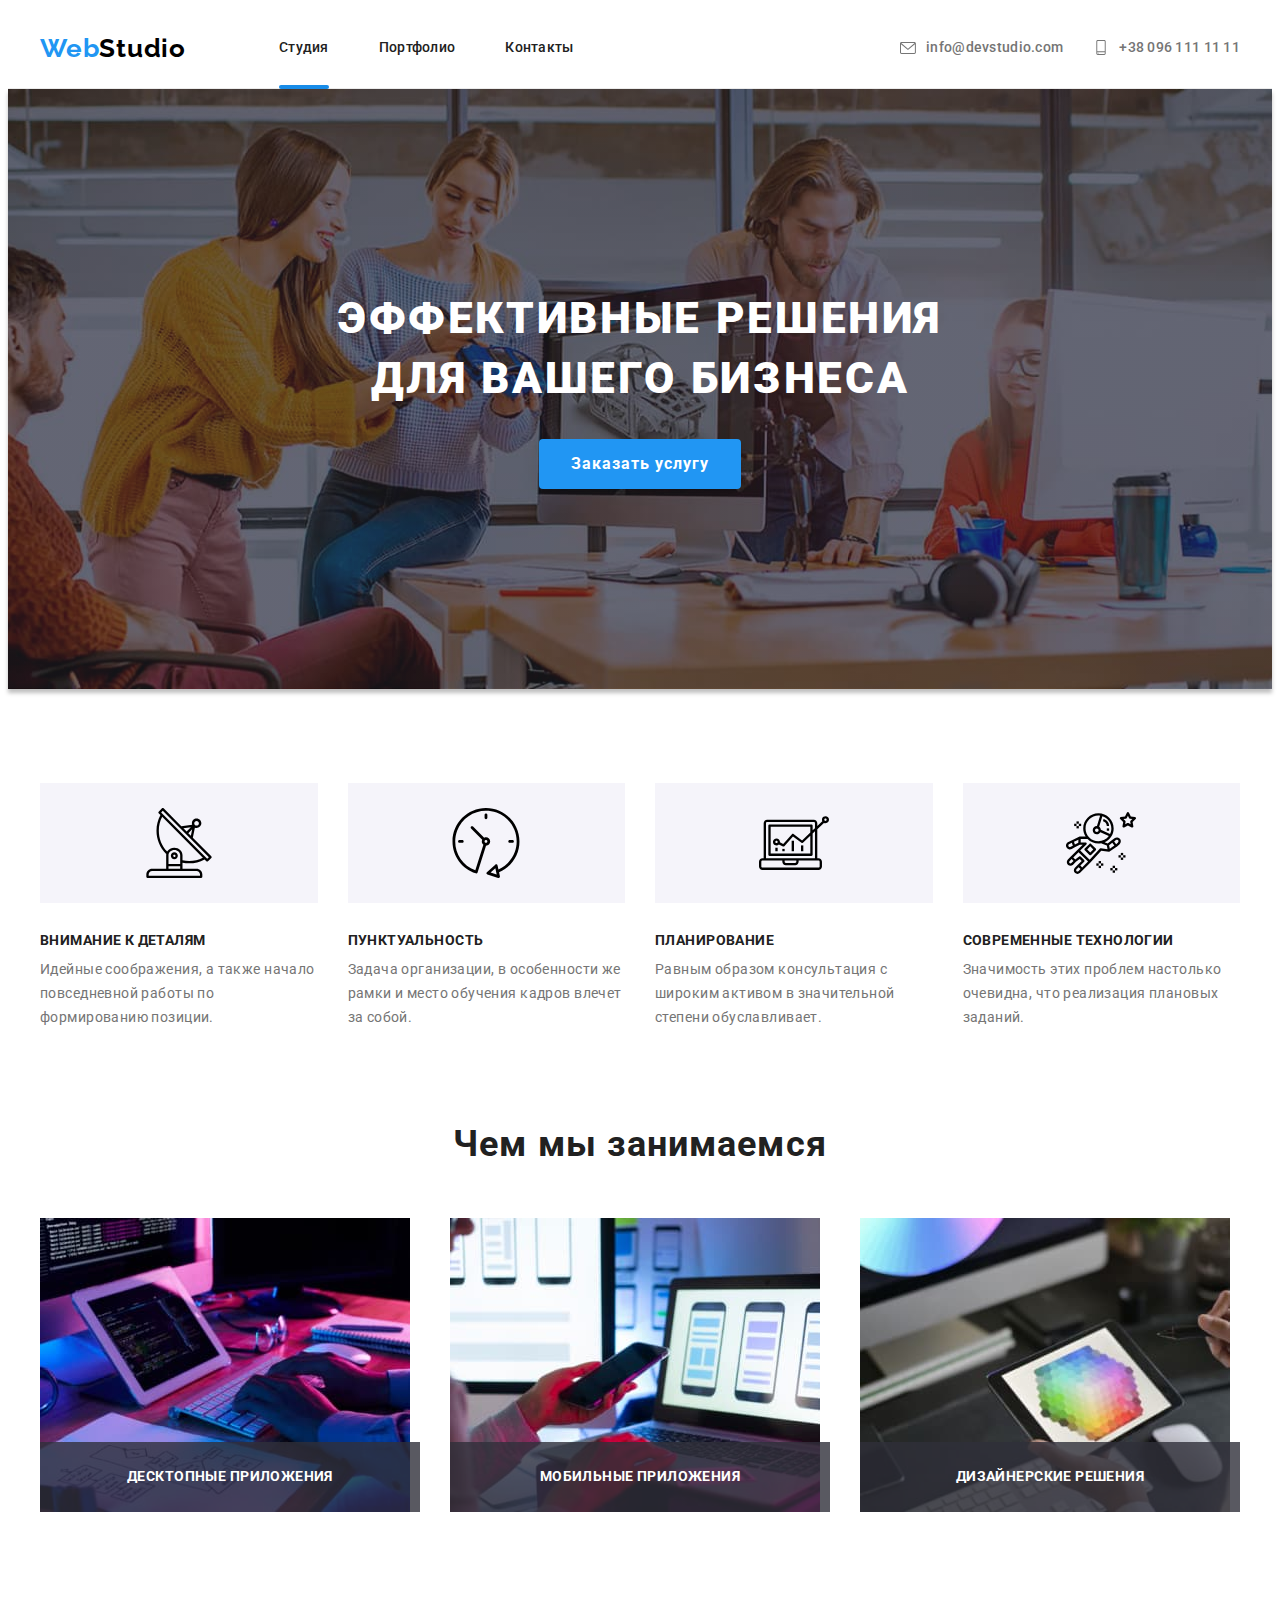
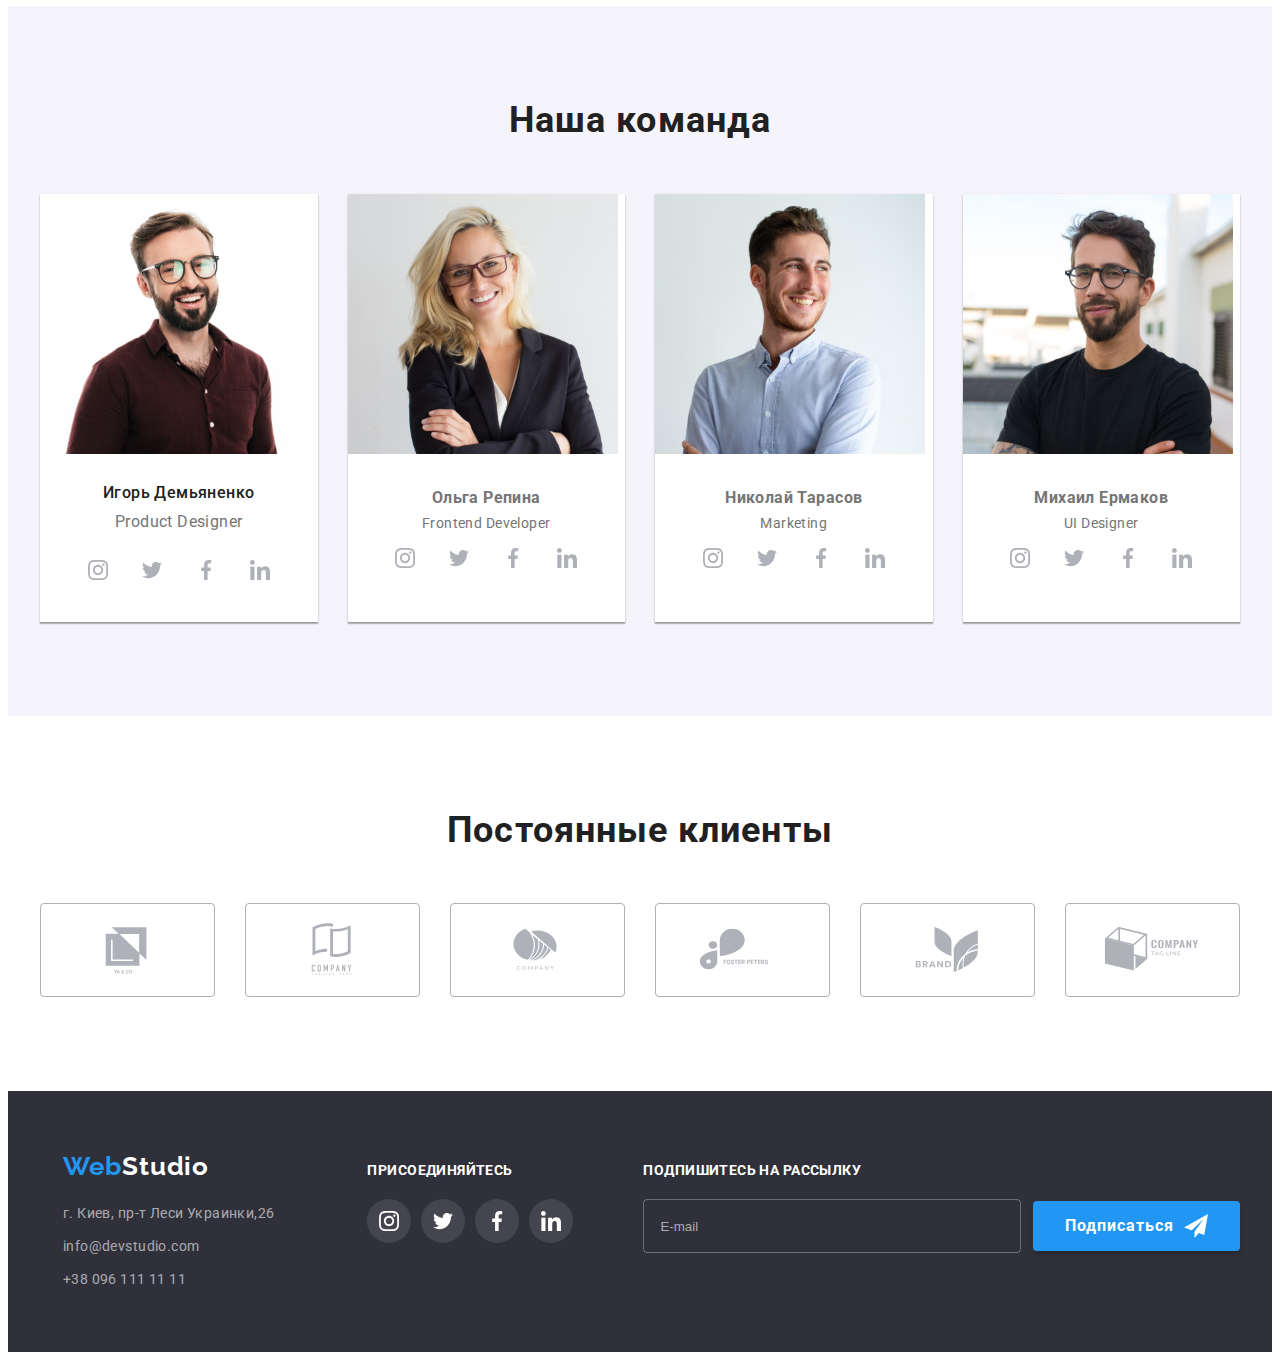
<file: index.html>
<!DOCTYPE html>
<html lang="ru">
<head>
    <meta charset="UTF-8">
    <meta http-equiv="X-UA-Compatible" content="IE=edge">
    <meta name="viewport" content="width=device-width, initial-scale=1.0">
    <link rel="stylesheet" href="https://cdnjs.cloudflare.com/ajax/libs/modern-normalize/1.1.0/modern-normalize.min.css"
        integrity="sha512-wpPYUAdjBVSE4KJnH1VR1HeZfpl1ub8YT/NKx4PuQ5NmX2tKuGu6U/JRp5y+Y8XG2tV+wKQpNHVUX03MfMFn9Q=="
        crossorigin="anonymous" referrerpolicy="no-referrer" />
    <link rel="stylesheet" href="./css/main.min.css">
    <link rel="preconnect" href="https://fonts.googleapis.com">
    <link rel="preconnect" href="https://fonts.gstatic.com" crossorigin>
    <link href="https://fonts.googleapis.com/css2?family=Raleway:wght@700&family=Roboto:wght@400;500;700;900&display=swap"
        rel="stylesheet">
    <title>Web Studio</title>
</head>
    <body>
        <!--header-->
        <header class="header">
            <div class="conteiner header__container">
                <nav class="site-nav">
                    <a class="logo link " href="./index.html" lang="en">
                        Web<span class="header__logo">Studio</span>
                    </a>
                    <ul class="list site-nav__list">
                        <li class="site-nav__item">
                            <a class="link site-nav__link current-link" href="./index.html">Студия</a>
                        </li>
                        <li class="site-nav__item"><a class="link site-nav__link" href="./portfolio.html">Портфолио</a></li>
                        <li class="site-nav__item"><a class="link site-nav__link" href="./contacts">Контакты</a></li>
                    </ul>   
                </nav>
                <!--contacts-->
                <ul class="list contacts__list">
                    <li class="contakt__item">
                        <a class="link site-nav__link" href="mailto:info@devstudio.com">
                            <svg class="contact__icon" width="16" height="12"><use href="images/icons.svg#icon-envelope"></use></svg>
                        info@devstudio.com</a>
                    </li>
                    <li class="contakt__item">
                        <a class="link site-nav__link" href="tel:+380961111111">
                            <svg class="contact__icon" width="16" height="15">
                                <use href="images/icons.svg#icon-smartphone"></use>
                            </svg>
                            +38 096 111 11 11</a>
                    </li>
                </ul>
            </div>
        </header>
        <!--main-->
        <main class="main">
            <!--overlay-->
                <section class="hero__section overlay">
                    <div class="conteiner">
                        <h1 class="hero__title">Эффективные решения для вашего бизнеса</h1>
                        <button class="hero__btn" data-modal-open type="button">Заказать услугу</button>
                    </div>
                </section>
            <!--features-->
            <section class="features section">
                <div class="conteiner">
                    <ul class="list features-list card-set">
                        <li class="features-list__item item">
                            <div class="features-group__item">
                                <svg class="features-group__icon" width="70" height="70">
                                    <use href="images/icons.svg#icon-antenna-1"></use>
                                </svg>
                            </div>
                            <h3 class="features-group__title">Внимание к деталям</h3>
                            <p class="features-after-title">Идейные соображения, а также начало повседневной работы по формированию позиции.</p>
                        </li>
                        <li class="features-list__item item">
                            <div class="features-group__item">
                                <svg class="features-group__icon" width="70" height="70">
                                    <use href="images/icons.svg#icon-clock-1"></use>
                                </svg>
                            </div>
                            <h3 class="features-group__title">Пунктуальность</h3>
                            <p class="features-after-title">Задача организации, в особенности же рамки и место обучения кадров влечет за собой.</p>
                        </li>
                        <li class="features-list__item item">
                            <div class="features-group__item">
                                <svg class="features-group__icon" width="70" height="70">
                                    <use href="images/icons.svg#icon-diagram-1"></use>
                                </svg>
                            </div>
                            <h3 class="features-group__title">Планирование</h3>
                            <p class="features-after-title">Равным образом консультация с широким активом в значительной степени обуславливает.</p>
                        </li>
                        <li class="features-list__item item">
                            <div class="features-group__item">
                                <svg class="features-group__icon" width="70" height="70">
                                    <use href="images/icons.svg#icon-astronaut-1"></use>
                                </svg>
                            </div>
                            <h3 class="features-group__title">Современные технологии</h3>
                            <p class="features-after-title">Значимость этих проблем настолько очевидна, что реализация плановых заданий.</p>
                        </li>
                    </ul>
                </div>
            </section>
            <!--work-->
            <section class="section work">
                <div class="conteiner">
                    <h2 class="section-title">Чем мы занимаемся</h2>
                    <ul class="list work-list card-set">
                            <li class="work-list__item item">
                                <div class="work-cont__img">
                                    <img width="370" height="294" src="./images/about_1.jpg" alt="написание кода для веб-сайта">
                                    <p class="work-cont__img-text">Десктопные приложения</p>
                                </div> 
                            </li>
                        <li class="work-list__item item">
                            <div class="work-cont__img">
                                <img width="370" height="294" src="./images/about_2.jpg" alt="разработка мобильного дизайна">
                                <p class="work-cont__img-text">Мобильные приложения</p>
                            </div>
                        </li>
                        <li class="work-list__item item">
                            <div class="work-cont__img">
                                <img width="370" height="294" src="./images/about_3.jpg" alt="подбор цветового решения дизайнером">
                                <p class="work-cont__img-text">Дизайнерские решения</p>
                            </div>
                        </li>
                    </ul>
                </div>
            </section>
            <!--about-->
            <section class="section about">
                <div class="conteiner">
                    <h2 class="section-title">Наша команда</h2>
                    <ul class="card-set list">
                        <li class="about-item item">
                            <img width="270" height="260" src="./images/teem_1.jpg" alt="Игорь Демьяненко">
                            <div class=" about-wrapper">
                                <h3 class="about-item__title">Игорь Демьяненко</h3>
                                <p class="about-item__after-title" lang="en">Product Designer</p>
                                <ul class="social__list social list">
                                    <li class="social__item">
                                        <a href="" class="social__link" target="_blank" rel="noopener norefererr">
                                            <svg class="social__icon" width="20" height="20">
                                                <use href="images/icons.svg#icon-instagram-2"></use>
                                            </svg>
                                        </a>
                                    </li>
                                    <li class="social__item">
                                        <a href="" class="social__link" target="_blank" rel="noopener norefererr">
                                            <svg class="social__icon" width="20" height="20">
                                                <use href="images/icons.svg#icon-twitter-1"></use>
                                            </svg>
                                        </a>
                                    </li>
                                    <li class="social__item">
                                        <a href="" class="social__link" target="_blank" rel="noopener norefererr">
                                            <svg class="social__icon" width="20" height="20">
                                                <use href="images/icons.svg#icon-facebook-1"></use>
                                            </svg>
                                        </a>
                                    </li>
                                    <li class="social__item">
                                        <a href="" class="social__link" target="_blank" rel="noopener norefererr">
                                            <svg class="social__icon" width="20" height="20">
                                                <use href="images/icons.svg#icon-linkedin-1"></use>
                                            </svg>
                                        </a>
                                    </li>
                                </ul>
                            </div>
                        </li>
                        <li class="about-item item">
                            <img width="270" height="260" src="./images/teem_2.jpg" alt="Ольга Репина">
                            <div class=" about-wrapper">
                                <h3 class="about-item-title">Ольга Репина</h3>
                                <p class="about-after-title" lang="en">Frontend Developer</p>
                                <ul class="social__list social list">
                                    <li class="social__item">
                                        <a href="" class="social__link" target="_blank" rel="noopener norefererr">
                                            <svg class="social__icon" width="20" height="20">
                                                <use href="images/icons.svg#icon-instagram-2"></use>
                                            </svg>
                                        </a>
                                    </li>
                                    <li class="social__item">
                                        <a href="" class="social__link" target="_blank" rel="noopener norefererr">
                                            <svg class="social__icon" width="20" height="20">
                                                <use href="images/icons.svg#icon-twitter-1"></use>
                                            </svg>
                                        </a>
                                    </li>
                                    <li class="social__item">
                                        <a href="" class="social__link" target="_blank" rel="noopener norefererr">
                                            <svg class="social__icon" width="20" height="20">
                                                <use href="images/icons.svg#icon-facebook-1"></use>
                                            </svg>
                                        </a>
                                    </li>
                                    <li class="social__item">
                                        <a href="" class="social__link" target="_blank" rel="noopener norefererr">
                                            <svg class="social__icon" width="20" height="20">
                                                <use href="images/icons.svg#icon-linkedin-1"></use>
                                            </svg>
                                        </a>
                                    </li>
                                </ul>
                            </div>
                        </li>
                        <li class="about-item item">
                            <img width="270" height="260" src="./images/teem_3.jpg" alt="Николай Тарасов">
                            <div class=" about-wrapper">
                                <h3 class="about-item-title">Николай Тарасов</h3>
                                <p class="about-after-title" lang="en">Marketing</p>
                                <ul class="social__list social list">
                                    <li class="social__item">
                                        <a href="" class="social__link" target="_blank" rel="noopener norefererr">
                                            <svg class="social__icon" width="20" height="20">
                                                <use href="images/icons.svg#icon-instagram-2"></use>
                                            </svg>
                                        </a>
                                    </li>
                                    <li class="social__item">
                                        <a href="" class="social__link" target="_blank" rel="noopener norefererr">
                                            <svg class="social__icon" width="20" height="20">
                                                <use href="images/icons.svg#icon-twitter-1"></use>
                                            </svg>
                                        </a>
                                    </li>
                                    <li class="social__item">
                                        <a href="" class="social__link" target="_blank" rel="noopener norefererr">
                                            <svg class="social__icon" width="20" height="20">
                                                <use href="images/icons.svg#icon-facebook-1"></use>
                                            </svg>
                                        </a>
                                    </li>
                                    <li class="social__item">
                                        <a href="" class="social__link" target="_blank" rel="noopener norefererr">
                                            <svg class="social__icon" width="20" height="20">
                                                <use href="images/icons.svg#icon-linkedin-1"></use>
                                            </svg>
                                        </a>
                                    </li>
                                </ul>
                            </div>
                        </li>
                        <li class="about-item item">
                            <img width="270" height="260" src="./images/teem_4.jpg" alt="Михаил Ермаков">
                            <div class=" about-wrapper">
                                <h3 class="about-item-title">Михаил Ермаков</h3>
                                <p class="about-after-title" lang="en">UI Designer</p>
                                <ul class="social__list social list">
                                    <li class="social__item">
                                        <a href="" class="social__link" target="_blank" rel="noopener norefererr">
                                            <svg class="social__icon" width="20" height="20">
                                                <use href="images/icons.svg#icon-instagram-2"></use>
                                            </svg>
                                        </a>
                                    </li>
                                    <li class="social__item">
                                        <a href="" class="social__link" target="_blank" rel="noopener norefererr">
                                            <svg class="social__icon" width="20" height="20">
                                                <use href="images/icons.svg#icon-twitter-1"></use>
                                            </svg>
                                        </a>
                                    </li>
                                    <li class="social__item">
                                        <a href="" class="social__link" target="_blank" rel="noopener norefererr">
                                            <svg class="social__icon" width="20" height="20">
                                                <use href="images/icons.svg#icon-facebook-1"></use>
                                            </svg>
                                        </a>
                                    </li>
                                    <li class="social__item">
                                        <a href="" class="social__link" target="_blank" rel="noopener norefererr">
                                            <svg class="social__icon" width="20" height="20">
                                                <use href="images/icons.svg#icon-linkedin-1"></use>
                                            </svg>
                                        </a>
                                    </li>
                                </ul>
                            </div>
                        </li>
                    </ul>
                </div>
            </section>
            <!--regular-customer-->
            <section class="section regular-customer">
                <div class="conteiner">
                    <h2 class="section-title">Постоянные клиенты</h2>
                        <ul class="regular-customer__list card-set list">
                            <li class="item regular-customer__item">
                                <a class="link regular-customer__link" href="" target="_blank" rel="noopener norefererr">
                                    <svg class="regular-customer__icon" width="106" height="60">
                                        <use href="images/icons.svg#icon-client-1"></use>
                                    </svg>
                                </a>
                            </li>
                            <li class="item regular-customer__item">
                                <a class="link regular-customer__link" href="" target="_blank" rel="noopener norefererr">
                                    <svg class="regular-customer__icon" width="106" height="60">
                                        <use href="images/icons.svg#icon-client-2"></use>
                                    </svg>
                                </a>
                            </li>
                            <li class="item regular-customer__item">
                                <a class="link regular-customer__link" href="" target="_blank" rel="noopener norefererr">
                                    <svg class="regular-customer__icon" width="106" height="60">
                                        <use href="images/icons.svg#icon-client-3"></use>
                                    </svg>
                                </a>
                            </li>
                            <li class="item regular-customer__item">
                                <a class="link regular-customer__link" href="" target="_blank" rel="noopener norefererr">
                                    <svg class="regular-customer__icon" width="106" height="60">
                                        <use href="images/icons.svg#icon-client-4"></use>
                                    </svg>
                                </a>
                            </li>
                            <li class="item regular-customer__item">
                                <a class="link regular-customer__link" href="" target="_blank" rel="noopener norefererr">
                                    <svg class="regular-customer__icon" width="106" height="60">
                                        <use href="images/icons.svg#icon-client-5"></use>
                                    </svg>
                                </a>
                            </li>
                            <li class="item regular-customer__item">
                                <a class="link regular-customer__link" href="" target="_blank" rel="noopener norefererr">
                                    <svg class="regular-customer__icon" width="106" height="60">
                                        <use href="images/icons.svg#icon-client-6"></use>
                                    </svg>
                                </a>
                            </li>
                        </ul>
                </div>
            </section>
        </main>
        <!--footer-->
        <footer class="footer">
            <div class="footer__container conteiner">
                <div class="footer-wrapper">
                    <a class="logo link" href="./index.html" lang="en">
                        Web<span class="footer-logo">Studio</span>
                    </a>
                    <ul class="list footer-list">
                        <li class="footer-list__item">
                            <a class="link footer-list__link" href="https://goo.gl/maps/LukTUDe9WhDewyrs6" target="_blank"
                                rel="noopener norefererr">г. Киев,
                                пр-т Леси Украинки,26</a>
                        </li>
                        <li class="footer-list__item">
                            <a class="link footer-list__link" href="mailto:info@devstudio.com">info@devstudio.com</a>
                        </li>
                        <li class="footer-list__item">
                            <a class="link footer-list__link" href="tel:+380961111111">+38 096 111 11 11</a>
                        </li>
                    </ul>
                </div>
                <div class="footer-wrapper">
                    <h3 class="footer__title">присоединяйтесь</h3>
                    <ul class="social__list list">
                        <li class="social__item">
                            <a href="" class="social__link">
                                <svg class="social__icon" width="20" height="20">
                                    <use href="images/icons.svg#icon-instagram-2"></use>
                                </svg>
                            </a>
                        </li>
                        <li class="social__item">
                            <a href="" class="social__link">
                                <svg class="social__icon" width="20" height="20">
                                    <use href="images/icons.svg#icon-twitter-1"></use>
                                </svg>
                            </a>
                        </li>
                        <li class="social__item">
                            <a href="" class="social__link">
                                <svg class="social__icon" width="20" height="20">
                                    <use href="images/icons.svg#icon-facebook-1"></use>
                                </svg>
                            </a>
                        </li>
                        <li class="social__item">
                            <a href="" class="social__link">
                                <svg class="social__icon" width="20" height="20">
                                    <use href="images/icons.svg#icon-linkedin-1"></use>
                                </svg>
                            </a>
                        </li>
                    </ul>
                </div>
                <div class="footer-wrapper">
                    <h3 class="footer__title">Подпишитесь на рассылку</h3>
                    <form class="subscribe">
                        <input 
                        type="email" 
                        name="subscribe-email"
                        class="subscribe__input"
                        placeholder="E-mail"
                        required
                        >
                        <button type="submit" class="hero__btn ">Подписаться
                            <svg class="submit-icon" width="24" height="24">
                                <use href="images/icons.svg#icon-icon-send"></use>
                            </svg>
                        </button>
                    </form>
                </div>
                
            </div>
        </footer>
        <div class="backdrop is-hidden" data-modal>
            <div class="modal">
                <button type="button" class="modal-close" data-modal-close>
                    <svg class="backdrop-close-icon" width="11" height="11">
                        <use href="images/icons.svg#icon-Vector"></use>
                    </svg>
                </button>
                <p class="modal-title">Оставьте свои данные, мы вам перезвоним</p>
                <form action="#">
                    <div class="form-wrapper">
                        <div class="form-fild">
                            <label for="user-name" class="input-text"> Имя </label>
                            <div class="input-wrapp">
                                <input 
                                    type="text" name="user-name" placeholder="Олександр" class="form-input" id="user-name" required>
                                <svg class="input-icon" width="18" height="18">
                                    <use href="./images/icons.svg#icon-person-black-18dp-1-1-1"></use>
                                </svg>
                            </div>
                        </div>
                        <div class="form-fild">
                            <label for="user-tel" class="input-text">Телефон</label>
                            <div class="input-wrapp">
                                <input
                                    type="tel"
                                    name="user-tel" 
                                    placeholder="+38 (099) 111-11-11"
                                    class="form-input"
                                    pattern="[\+]\d{12}"
                                    id="user-tel"
                                    value="+380"
                                    required>
                                <svg class="input-icon" width="18" height="18">
                                    <use href="./images/icons.svg#icon-phone-black-18dp-1-1"></use>
                                </svg>
                            </div>
                        </div>
                        <div class="form-fild">
                            <label for="user-email" class="input-text">Почта</label>
                            <div class="input-wrapp">
                                <input 
                                    type="email" 
                                    name="user-email"
                                    placeholder="E-mail"
                                    class="form-input"
                                    id="user-email"
                                    required>
                                <svg class="input-icon" width="18" height="18">
                                    <use href="./images/icons.svg#icon-email-black-18dp-1-1"></use>
                                </svg>
                            </div>
                        </div>
                    </div>
                    <div class="form-policy">
                        <label for="comment" class="input-text">Коментарий</label>
                        <textarea name="user-text" class="form-input form-comment" placeholder="Введите текст" id="comment"></textarea>
                    </div>
                    <div class="form-field">
                        <input 
                            type="checkbox" 
                            name="policy" 
                            id="policy" 
                            class="policy-check visually-hidden">
                        <label class="check-text" for="policy"> 
                            <span class="check-wrap">
                                <svg class="policy-icon" width="16" height="15">
                                    <use href="./images/icons.svg#icon-check"></use>
                                </svg>
                            </span>     
                            Соглашаюсь с рассылкой и принимаю 
                            <a 
                                href="" 
                                class="conditions" 
                                target="_blank" 
                                rel="noopener norefererr">Условия договора</a>
                            </label>
                        <button type="submit" class="modal-btn hero__btn">Отправить</button>
                    </div>
                </form>
            </div>
        </div>
        <script src="./js/modal.js"></script>
    </body>
</html>
</file>
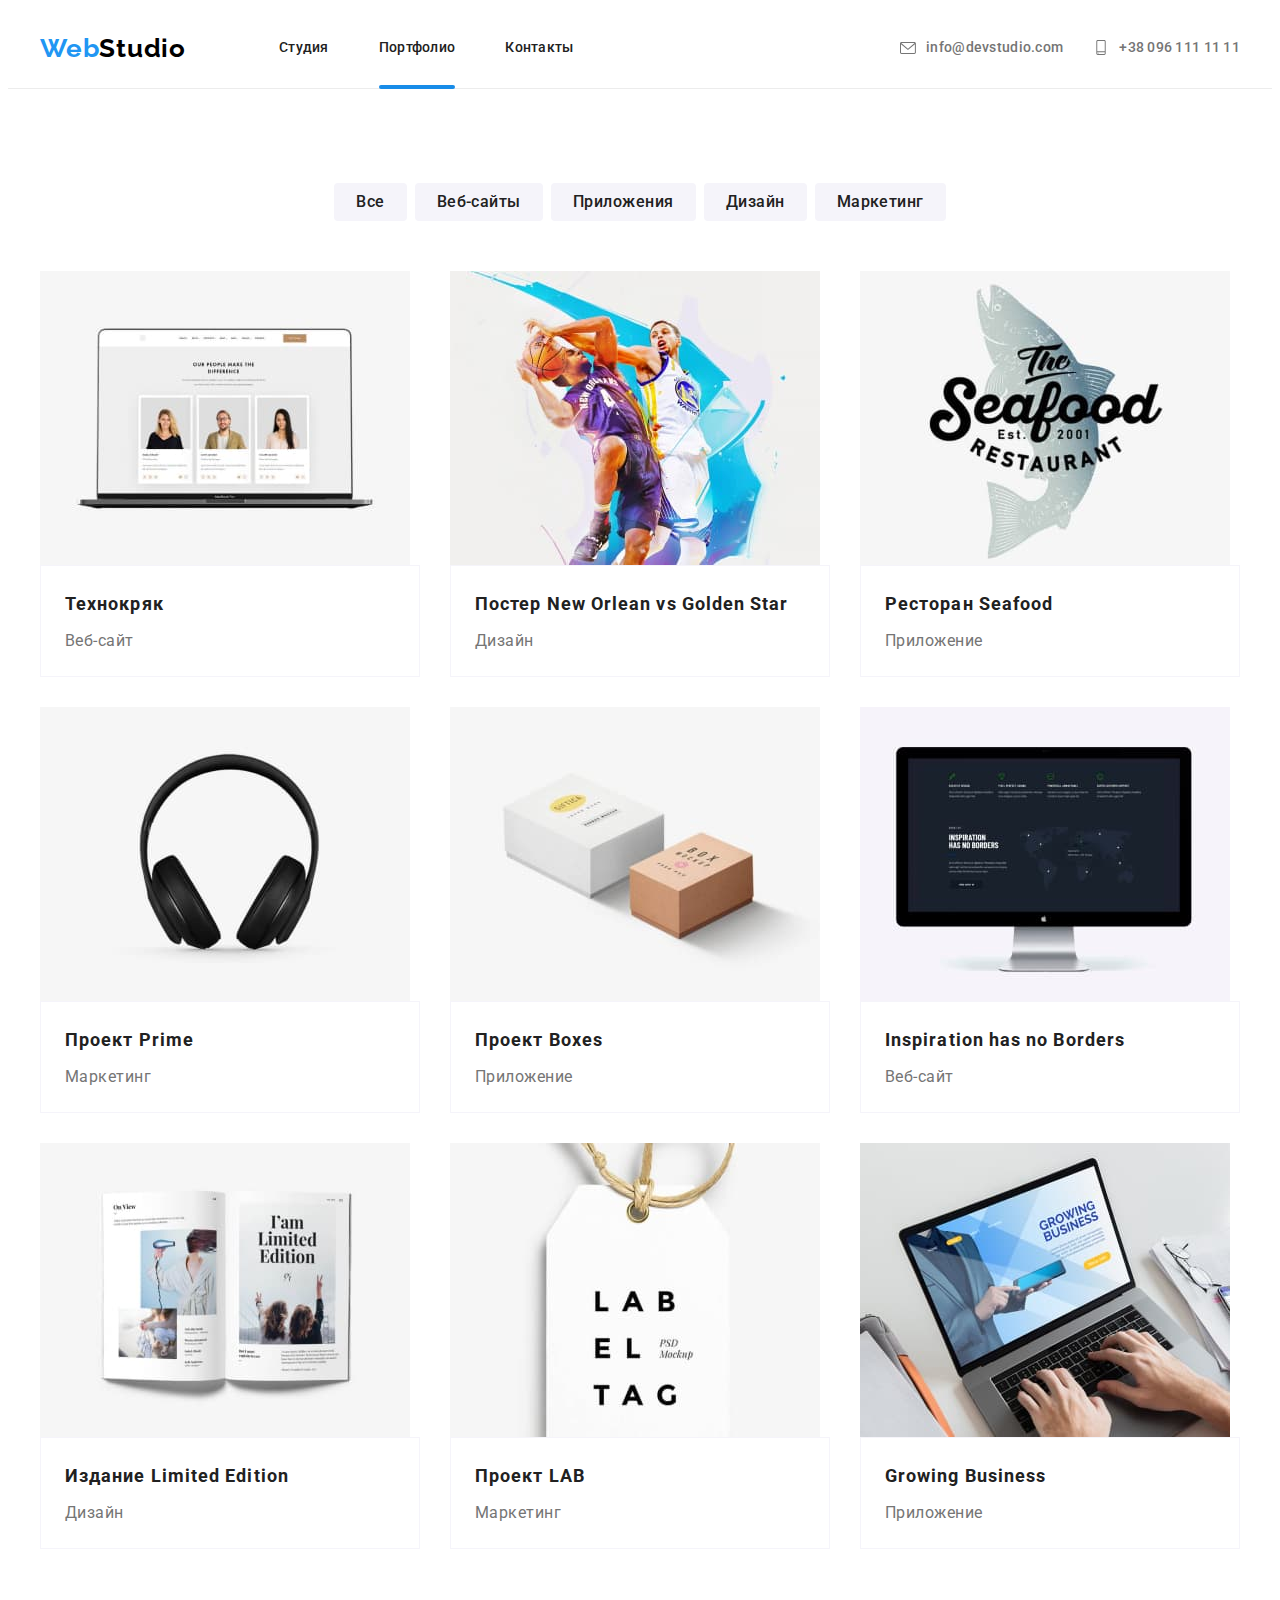
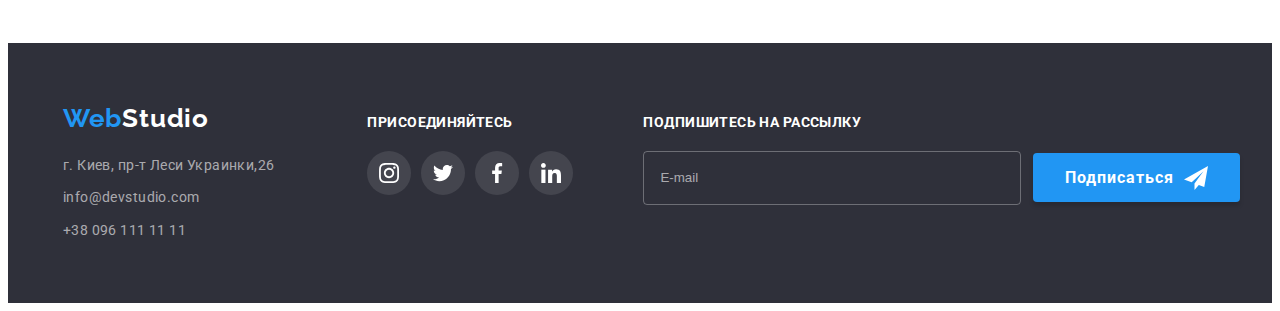
<file: portfolio.html>
<!DOCTYPE html>
<html lang="ru">

<head>
    <meta charset="UTF-8">
    <meta http-equiv="X-UA-Compatible" content="IE=edge">
    <meta name="viewport" content="width=device-width, initial-scale=1.0">
    <link rel="stylesheet" href="https://cdnjs.cloudflare.com/ajax/libs/modern-normalize/1.1.0/modern-normalize.min.css"
        integrity="sha512-wpPYUAdjBVSE4KJnH1VR1HeZfpl1ub8YT/NKx4PuQ5NmX2tKuGu6U/JRp5y+Y8XG2tV+wKQpNHVUX03MfMFn9Q=="
        crossorigin="anonymous" referrerpolicy="no-referrer" />
    <link rel="stylesheet" href="./css/main.min.css">
    <link rel="preconnect" href="https://fonts.googleapis.com">
    <link rel="preconnect" href="https://fonts.gstatic.com" crossorigin>
    <link href="https://fonts.googleapis.com/css2?family=Raleway:wght@700&family=Roboto:wght@400;500;700;900&display=swap"
        rel="stylesheet">
    <title>Web Studio</title>
</head>
    <body>
        <!--шапка_сайту-->
        <header class="header">
            <div class="conteiner header__container">
                <nav class="site-nav">
                    <a class="logo link " href="./index.html" lang="en">
                        Web<span class="header__logo">Studio</span>
                    </a>
                    <ul class="list site-nav__list">
                        <li class="site-nav__item"><a class="link site-nav__link" href="./index.html">Студия</a></li>
                        <li class="site-nav__item"><a class="link site-nav__link current-link" href="./portfolio.html">Портфолио</a></li>
                        <li class="site-nav__item"><a class="link site-nav__link" href="./contacts">Контакты</a></li>
                    </ul>
                </nav>
                <!--contacts-->
                <ul class="list contacts__list">
                    <li class="contakt__item">
                        <a class="link site-nav__link" href="mailto:info@devstudio.com">
                            <svg class="contact__icon" width="16" height="12">
                                <use href="images/icons.svg#icon-envelope"></use>
                            </svg>
                            info@devstudio.com</a>
                    </li>
                    <li class="contakt__item">
                        <a class="link site-nav__link" href="tel:+380961111111">
                            <svg class="contact__icon" width="16" height="15">
                                <use href="images/icons.svg#icon-smartphone"></use>
                            </svg>
                            +38 096 111 11 11</a>
                    </li>
                </ul>
            </div>
        </header>
        <!--унікальний контент-->
        <main class="">
            <!--Фільтр-->
            <section class="portfolio section">
                <div class="conteiner">
                    <h1 class="visually-hidden">Приклад наших робіт</h1>
                    <ul class="list portfolio-button-list">
                        <li class="portfolio-button-item"><button class="portfolio-button portfolio-current-button" type="button">Все</button></li>
                        <li class="portfolio-button-item"><button class="portfolio-button " type="button">Веб-сайты</button></li>
                        <li class="portfolio-button-item"><button class="portfolio-button " type="button">Приложения</button></li>
                        <li class="portfolio-button-item"><button class="portfolio-button " type="button">Дизайн</button></li>
                        <li class="portfolio-button-item"><button class="portfolio-button " type="button">Маркетинг</button></li>
                    </ul>
                <!--Проекти-->
                    <ul class="list card-set">
                        <li class="projects-item item">
                            <a class="link projects-link" href="" target="_blank" rel="noopener norefererr">
                                <div class="projects-item-wrap">
                                    <img width="370" height="294" src="./images/project_1.jpg" alt="Технокряк">
                                    <p class="projects-item-text">Технокряк это современная площадка распространения коронавируса. Компании используют эту платформу для цифрового
                                    шпионажа и атак на защищённые сервера конкурентов.</p>
                                </div>
                                <div class="projects-wrapper">
                                    <h2 class="projects-title">Технокряк</h2>
                                    <p class="projects-after-title">Веб-сайт</p>
                                </div> 
                            </a>
                        </li>
                        <li class="projects-item item">
                            <a class="link projects-link" href="" target="_blank" rel="noopener norefererr">
                                <div class="projects-item-wrap">
                                    <img width="370" height="294" src="./images/project_2.jpg" alt="Постер New Orlean vs Golden Star">
                                    <p class="projects-item-text"> Lorem ipsum dolor sit amet consectetur adipisicing elit. Aliquam reprehenderit commodi rem sunt quo explicabo 
                                        aspernatur repudiandae, odit dolores.</p>
                                </div>
                                    <div class="projects-wrapper">
                                    <h3 class="projects-title">Постер New Orlean vs Golden Star</h3>
                                    <p class="projects-after-title">Дизайн</p>
                                </div>
                            </a>
                        </li>
                        <li class="projects-item item">
                            <a class="link projects-link" href="" target="_blank" rel="noopener norefererr">
                                <div class="projects-item-wrap">
                                    <img width="370" height="294" src="./images/project_3.jpg" alt="Ресторан Seafood">
                                    <p class="projects-item-text"> Lorem ipsum dolor sit amet consectetur adipisicing elit. Aliquam reprehenderit commodi rem sunt quo explicabo
                                    aspernatur repudiandae, odit dolores.</p>
                                </div>
                                <div class="projects-wrapper">
                                    <h3 class="projects-title">Ресторан Seafood</h3>
                                    <p class="projects-after-title">Приложение</p>
                                </div>
                            </a>
                        </li>
                        <li class="projects-item item">
                            <a class="link projects-link" href="" target="_blank" rel="noopener norefererr">
                                <div class="projects-item-wrap">
                                    <img width="370" height="294" src="./images/project_4.jpg" alt="Проект Prime">
                                    <p class="projects-item-text"> Lorem ipsum dolor sit amet consectetur adipisicing elit. Aliquam reprehenderit commodi
                                    rem sunt quo explicabo aspernatur repudiandae, odit dolores.</p>
                                </div>
                                <div class="projects-wrapper">
                                    <h3 class="projects-title">Проект Prime</h3>
                                    <p class="projects-after-title">Маркетинг</p>
                                </div>
                            </a>
                        </li>
                        <li class="projects-item item">
                            <a class="link projects-link" href="" target="_blank" rel="noopener norefererr">
                                <div class="projects-item-wrap">
                                    <img width="370" height="294" src="./images/project_5.jpg" alt="Проект Boxes">
                                    <p class="projects-item-text"> Lorem ipsum dolor sit amet consectetur adipisicing elit. Aliquam reprehenderit commodi
                                    rem sunt quo explicabo
                                    aspernatur repudiandae, odit dolores.</p>
                                </div>
                                <div class="projects-wrapper">
                                    <h3 class="projects-title">Проект Boxes</h3>
                                    <p class="projects-after-title">Приложение</p>
                                </div>
                            </a>
                        </li>
                        <li class="projects-item item">
                            <a class="link projects-link" href="" target="_blank" rel="noopener norefererr">
                                <div class="projects-item-wrap">
                                    <img width="370" height="294" src="./images/project_6.jpg" alt="Inspiration has no Borders">
                                    <p class="projects-item-text"> Lorem ipsum dolor sit amet consectetur adipisicing elit. Aliquam reprehenderit commodi
                                    rem sunt quo explicabo aspernatur repudiandae, odit dolores.</p>
                                </div>
                                <div class="projects-wrapper">
                                    <h3 class="projects-title">Inspiration has no Borders</h3>
                                    <p class="projects-after-title">Веб-сайт</p>
                                </div>
                            </a>
                        </li>
                        <li class="projects-item item">
                            <a class="link projects-link" href="" target="_blank" rel="noopener norefererr">
                                <div class="projects-item-wrap">
                                    <img width="370" height="294" src="./images/project_7.jpg" alt="Издание Limited Edition">
                                    <p class="projects-item-text"> Lorem ipsum dolor sit amet consectetur adipisicing elit. Aliquam reprehenderit commodi
                                    rem sunt quo explicabo aspernatur repudiandae, odit dolores.</p>
                                </div>
                                    <div class="projects-wrapper">
                                    <h3 class="projects-title">Издание Limited Edition</h3>
                                    <p class="projects-after-title">Дизайн</p>
                                </div>
                            </a>
                        </li>
                        <li class="projects-item item">
                            <a class="link projects-link" href="" target="_blank" rel="noopener norefererr">
                                <div class="projects-item-wrap">
                                    <img width="370" height="294" src="./images/project_8.jpg" alt="Проект LAB">
                                    <p class="projects-item-text"> Lorem ipsum dolor sit amet consectetur adipisicing elit. Aliquam reprehenderit commodi
                                        rem sunt quo explicabo aspernatur repudiandae, odit dolores.</p>
                                </div>
                                <div class="projects-wrapper">
                                    <h3 class="projects-title">Проект LAB</h3>
                                    <p class="projects-after-title">Маркетинг</p>
                                </div>
                            </a>
                        </li>
                        <li class="projects-item item">
                            <a class="link projects-link" href="" target="_blank" rel="noopener norefererr">
                                <div class="projects-item-wrap">
                                    <img width="370" height="294" src="./images/project_9.jpg" alt="Growing Business">
                                    <p class="projects-item-text"> Lorem ipsum dolor sit amet consectetur adipisicing elit. Aliquam reprehenderit commodi
                                    rem sunt quo explicabo aspernatur repudiandae, odit dolores.</p>
                                </div>
                                <div class="projects-wrapper">
                                    <h3 class="projects-title">Growing Business</h3>
                                    <p class="projects-after-title">Приложение</p>
                                </div>
                            </a>    
                        </li>
                    </ul>
                </div>
            </section>
        </main>
        <!--footer-->
        <footer class="footer">
            <div class="footer__container conteiner">
                <div class="footer-wrapper">
                    <a class="logo link" href="./index.html" lang="en">
                        Web<span class="footer-logo">Studio</span>
                    </a>
                    <ul class="list footer-list">
                        <li class="footer-list__item">
                            <a class="link footer-list__link" href="https://goo.gl/maps/LukTUDe9WhDewyrs6" target="_blank"
                                rel="noopener norefererr">г. Киев,
                                пр-т Леси Украинки,26</a>
                        </li>
                        <li class="footer-list__item">
                            <a class="link footer-list__link" href="mailto:info@devstudio.com">info@devstudio.com</a>
                        </li>
                        <li class="footer-list__item">
                            <a class="link footer-list__link" href="tel:+380961111111">+38 096 111 11 11</a>
                        </li>
                    </ul>
                </div>
                <div class="footer-wrapper">
                    <h3 class="footer__title">присоединяйтесь</h3>
                    <ul class="social__list list">
                        <li class="social__item">
                            <a href="" class="social__link">
                                <svg class="social__icon" width="20" height="20">
                                    <use href="images/icons.svg#icon-instagram-2"></use>
                                </svg>
                            </a>
                        </li>
                        <li class="social__item">
                            <a href="" class="social__link">
                                <svg class="social__icon" width="20" height="20">
                                    <use href="images/icons.svg#icon-twitter-1"></use>
                                </svg>
                            </a>
                        </li>
                        <li class="social__item">
                            <a href="" class="social__link">
                                <svg class="social__icon" width="20" height="20">
                                    <use href="images/icons.svg#icon-facebook-1"></use>
                                </svg>
                            </a>
                        </li>
                        <li class="social__item">
                            <a href="" class="social__link">
                                <svg class="social__icon" width="20" height="20">
                                    <use href="images/icons.svg#icon-linkedin-1"></use>
                                </svg>
                            </a>
                        </li>
                    </ul>
                </div>
                <div class="footer-wrapper">
                    <h3 class="footer__title">Подпишитесь на рассылку</h3>
                    <form class="subscribe">
                        <input type="email" name="subscribe-email" class="subscribe__input" placeholder="E-mail" required>
                        <button type="submit" class="hero__btn ">Подписаться
                            <svg class="submit-icon" width="24" height="24">
                                <use href="images/icons.svg#icon-icon-send"></use>
                            </svg>
                        </button>
                    </form>
                </div>
        
            </div>
        </footer>
    </body>
</html>
</file>
<file: css/main.min.css>
:root{--dark-color: #212121;--main-text-color: #757575;--social-grey-color: #afb1b8;--light-color: #fff;--lighter-color: #f5f4fa;--accent-color: #2196f3;--active-accent-color: #188ce8;--beckground-color: #2f303a;--text-color: #000000;--header-border-color: #ececec;--transition: 250ms cubic-bezier(0.4, 0, 0.2, 1);--hero-box-shadow: rgba(0, 0, 0, 0.25);--overlay-bg-gradient: rgba(47, 48, 58, 0.4);--hero-btn-box-shadow: rgba(0, 0, 0, 0.15);--work-imgtext-bg: rgba(47, 48, 58, 0.8);--about-item-shadow: 0px 1px 3px rgba(0, 0, 0, 0.12), 0px 1px 1px rgba(0, 0, 0, 0.14),
    0px 2px 1px rgba(0, 0, 0, 0.2);--footer-soc-link: rgba(255, 255, 255, 0.1);--footer-grey-link: rgba(255, 255, 255, 0.6);--portfolio-btn-shadow: 0px 3px 1px rgba(0, 0, 0, 0.1), 0px 1px 2px rgba(0, 0, 0, 0.08),
    0px 2px 2px rgba(0, 0, 0, 0.12);--projects-transform-color: rgba(33, 150, 243, 0.9);--projects-transform-text-color: rgba(255, 255, 255, 1);--projects-link-shadow: 0px 4px 4px rgba(0, 0, 0, 0.25);--backdrop-bg-shadow: rgba(0, 0, 0, 0.2);--modalbox-shadow: 0px 1px 3px rgba(0, 0, 0, 0.12), 0px 1px 1px rgba(0, 0, 0, 0.14),
    0px 2px 1px rgba(0, 0, 0, 0.2);--modal-close-border-color: rgba(0, 0, 0, 0.1);--input-border-color: rgba(33, 33, 33, 0.2);--input-footer-color: rgba(255, 255, 255, 0.6);--input-footer-border: rgba(255, 255, 255, 0.3);--form-input-shadow: 0px 1px 3px rgba(0, 0, 0, 0.12), 0px 1px 1px rgba(0, 0, 0, 0.14),
    0px 2px 1px rgba(0, 0, 0, 0.2);--placeholder-color: rgba(117, 117, 117, 0.5)}.visually-hidden{position:absolute;white-space:nowrap;width:1px;height:1px;overflow:hidden;border:0;padding:0;clip:rect(0 0 0 0);clip-path:inset(50%);margin:-1px}p,h1,h2,h3,h4,h5,h6{margin:0px}ul{margin:0px;padding:0px}img{display:block;width:100;height:auto}button{cursor:pointer}html{box-sizing:border-box}body{font-family:'Roboto', sans-serif;font-size:14px;line-height:1.71;letter-spacing:0.03em;color:var(--main-text-color)}.list{list-style:none}.link{text-decoration:none;color:inherit}.item{margin-top:30px;margin-left:30px}.card-set{display:flex;flex-wrap:wrap;margin-left:-30px;margin-top:-30px}.conteiner{width:1200px;padding-left:15px;padding-right:15px;margin:0 auto}.section-title{font-size:36px;line-height:1.16;text-align:center;letter-spacing:0.03em;color:var(--dark-color);margin-bottom:52px}.section{padding-top:94px;padding-bottom:94px}.social__list{display:flex;justify-content:center}.social__link{width:44px;height:44px;background-color:var(--light-color);display:flex;justify-content:center;align-items:center;border-radius:50%;color:var(--social-grey-color);transition:color var(--transition),background-color var(--transition)}.social__link:hover,.social__link:focus{background-color:var(--accent-color);color:var(--light-color)}.social__item:not(:last-child){margin-right:10px}.social__icon{fill:currentColor}.header{border-bottom:1px solid var(--header-border-color)}.header .logo{margin-right:93px}.site-nav{display:flex;align-items:center}.header__container{display:flex}.site-nav__list{color:var(--dark-color);display:flex}.site-nav__item:not(:last-child){margin-right:50px}.contacts__list{display:flex;align-items:center;margin-left:auto;justify-content:center}.contact__item{margin-right:50px}.site-nav__link{font-weight:500;font-size:14px;line-height:1.14;letter-spacing:0.02em;padding-top:32px;padding-bottom:32px;display:flex;align-items:center;transition:color var(--transition);position:relative}.site-nav__link:hover,.site-nav__link:focus,.site-nav__link .current-link{color:var(--accent-color)}.header-container-line{position:relative}.current-link::after{position:absolute;content:'';height:4px;width:100%;background-color:var(--active-accent-color);border-radius:2px;bottom:-1px}.logo{font-family:Raleway;font-weight:700;font-size:26px;line-height:1.19;letter-spacing:0.03em;color:var(--accent-color);display:block}.header__logo{color:var(--text-color)}.contakt__item{margin-left:30px}.contact__icon{fill:currentColor;margin-right:10px}.contact__icon:hover,.contact__icon:focus{color:var(--accent-color)}.hero__section{display:block;background-color:var(--beckground-color);padding-top:200px;padding-bottom:200px;box-shadow:0px 4px 4px var(--hero-box-shadow)}.overlay{max-width:1600px;margin-left:auto;margin-right:auto;background-image:linear-gradient(var(--overlay-bg-gradient), var(--overlay-bg-gradient)),url(../images/hero-bg.jpg);background-repeat:no-repeat;background-position:center;background-size:cover}.hero__title{font-weight:900;font-size:44px;line-height:1.36;text-align:center;letter-spacing:0.06em;text-transform:uppercase;color:var(--light-color);max-width:696px;margin-left:auto;margin-right:auto;margin-bottom:30px}.hero__btn{font-family:Roboto;font-style:normal;font-weight:bold;font-size:16px;line-height:1.87;display:flex;align-items:center;letter-spacing:0.06em;color:var(--light-color);background:var(--accent-color);border-radius:4px;margin-left:auto;margin-right:auto;padding:10px 32px;border:none;box-shadow:0px 4px 4px var(--hero-btn-box-shadow);transition:background-color var(--transition)}.hero__btn:active,.hero__btn:hover{background-color:var(--active-accent-color)}.features{padding-bottom:0px}.features-list__item{width:calc(100% / 4 - 30px)}.features-group__title{font-size:14px;line-height:1.14;letter-spacing:0.03em;text-transform:uppercase;color:var(--dark-color);margin-bottom:10px}.features-group__list{display:flex;justify-content:center}.features-group__item{height:120px;background-color:var(--lighter-color);display:flex;justify-content:center;align-items:center;margin-bottom:30px}.work-list__item{width:calc(100% / 3 - 30px)}.work-cont__img{position:relative}.work-cont__img-text{position:absolute;font-weight:700;line-height:1.14;text-align:center;text-transform:uppercase;color:var(--light-color);background-color:var(--work-imgtext-bg);width:100%;bottom:0px;padding-top:27px;padding-bottom:27px}.about{background:var(--lighter-color);text-align:center}.about-item{width:calc(100% / 4 - 30px);background-color:var(--light-color);box-shadow:var(--about-item-shadow)}.about-item__title{font-weight:500;color:var(--dark-color);margin-bottom:10px}.about-item__after-title{margin-bottom:16px}.about-item__after-title,.about-item__title{font-size:16px;line-height:1.18}.about-wrapper{padding:30px}.regular-customer__link{background-color:var(--light-color);display:flex;justify-content:center;align-items:center;color:var(--social-grey-color);border:1px solid currentColor;border-radius:4px;padding:16px 32px;transition:color var(--transition);outline:none}.regular-customer__link:hover,.regular-customer__link:focus{color:var(--accent-color)}.regular-customer__icon{fill:currentColor}.regular-customer__icon:hover,.regular-customer__icon:focus{color:var(--accent-color)}.regular-customer__item{width:calc(100% / 6 - 30px)}.footer{background-color:var(--beckground-color);padding-top:60px;padding-bottom:60px}.footer .logo{margin-bottom:20px}.footer-list__link{color:var(--footer-grey-link);transition:color 250ms var(--transition)}.footer-list__link:hover,.footer-list__link:focus{color:var(--accent-color)}.footer-list__link [target='_blank']{color:var(--light-color)}.footer-list__item:not(:last-child){margin-bottom:9px}.footer-logo{color:var(--light-color)}.footer-wrapper:not(:last-child){margin-right:70px}.footer-wrapper:not(:last-child){margin-left:auto}.footer__container{display:flex;align-items:baseline}.footer-social-container{margin-left:70px}.footer__title{font-size:14px;line-height:1.14;font-weight:bold;letter-spacing:0.03em;color:var(--light-color);margin-bottom:20px;text-transform:uppercase}.footer .social__link{background-color:var(--footer-soc-link);color:var(--light-color);transition:background-color var(--transition)}.footer .social__link:hover,.footer .social__link:focus{background-color:var(--accent-color)}.subscribe__input{width:358px;height:50px;border-radius:4px;border:1px solid var(--input-footer-border);padding-left:16px;background-color:transparent;outline:none;color:var(--input-footer-color);margin-right:12px}.subscribe__input:hover,.subscribe__input:focus{border-color:var(--active-accent-color)}.subscribe__input::placeholder{color:var(--input-footer-color)}.subscribe-btn:active,.subscribe-btn:hover{background-color:var(--active-accent-color)}.submit-icon{margin-left:10px}.subscribe{display:flex;align-items:center}.portfolio-button{font-family:Roboto;font-style:normal;font-weight:500;font-size:16px;line-height:1.62;text-align:center;letter-spacing:0.03em;padding:6px 22px;border-radius:4px;cursor:pointer;color:var(--dark-color);background-color:var(--lighter-color);border:none;transition:color var(--transition),background-color var(--transition),box-shadow var(--transition)}.portfolio-button:hover,.portfolio-button:focus,.portfolio-button .portfolio-current-button{color:var(--light-color);background-color:var(--accent-color);box-shadow:var(--portfolio-btn-shadow)}.portfolio-button-item:not(:last-of-type){margin-right:8px}.portfolio-button-list{display:flex;justify-content:center;margin-bottom:50px}.projects-item{width:calc(100% / 3 - 30px)}.projects-link:hover .projects-item-text,.projects-link:focus .projects-item-text{transform:translateY(0%)}.projects-item-wrap{position:relative;overflow:hidden}.projects-item-text{position:absolute;top:0px;left:0px;background-color:var(--projects-transform-color);color:var(--projects-transform-text-color);font-size:18px;line-height:1.56;letter-spacing:0.03em;padding:63px 24px;height:100%;transform:translateY(100%);transition:transform 250ms}.projects-title{font-size:18px;line-height:2;letter-spacing:0.06em;color:var(--dark-color);margin-bottom:4px}.projects-after-title{font-size:16px;line-height:1.87;letter-spacing:0.03em;color:var(--main-text-color)}.projects-wrapper{border:1px solid var(--lighter-color);padding:20px 24px}.projects-link{display:flex;flex-direction:column;transition:box-shadow var(--transition)}.projects-link:hover,.projects-link:focus{box-shadow:var(--projects-link-shadow)}.backdrop{position:fixed;top:0px;width:100vw;height:100vh;background-color:var(--backdrop-bg-shadow);z-index:2;transition:opacity 250ms, visibility 250ms}.backdrop.is-hidden .modal{transform:translate(-50%, -50%) scale(0.5)}.modal{width:528px;min-height:581px;background-color:var(--light-color);box-shadow:var(--modalbox-shadow);border-radius:4px;position:absolute;top:50%;left:50%;transform:translate(-50%, -50%) scale(1);transition:transform 250ms;padding:40px}.modal-close{width:30px;height:30px;border-radius:50%;border:1px solid var(--modal-close-border-color);background-color:transparent;display:flex;align-items:center;justify-content:center;position:absolute;top:8px;right:8px;color:var(--accent-color);outline:none}.modal-close:hover,.modal-close:focus{fill:currentColor}.is-hidden{opacity:0;pointer-events:0;visibility:hidden}.modal-title{font-weight:700;font-size:20px;line-height:1.15;text-align:center;letter-spacing:0.03em;color:var(--dark-color);margin-bottom:30px}.form-wrapper{margin-bottom:20px}.form-fild:not(:last-child){margin-bottom:10px}.input-wrapp{position:relative}.form-input{width:100%;height:40px;border:1px solid var(--input-border-color);border-radius:4px;padding-left:42px;outline:none;transition:var(--transition);cursor:pointer}.form-input::placeholder{color:var(--placeholder-color)}.form-input:hover,.form-input:focus{border:1px solid var(--active-accent-color);box-shadow:var(--form-input-shadow)}.form-input:focus+.input-icon,.form-input:hover+.input-icon{fill:var(--accent-color)}.input-icon{position:absolute;left:12px;top:50%;transform:translateY(-50%);transition:var(--transition)}.form-comment{height:120px;padding:12px 16px;resize:none}.form-comment::placeholder{color:var(--placeholder-color)}.input-text{font-size:12px;letter-spacing:0.01em;display:block;margin-bottom:5px}.check-text{font-size:14px;line-height:1.71;letter-spacing:0.03em;color:var(--main-text-color);display:flex;align-items:center;margin-bottom:30px;justify-content:center}.check-wrap{width:16px;height:15px;border:2px solid var(--dark-color);border-radius:2px;margin-right:7px;display:flex;align-items:center;justify-content:center;cursor:pointer}.policy-icon{fill:transparent}.policy-check:checked+.check-text.check-wrap{border:2px solid var(--accent-color);background-color:var(--accent-color)}.policy-check:checked+.check-text.policy-icon{fill:var(--light-color)}.policy-check:hover+.check-text .check-wrap,.policy-check:focus+.check-text .check-wrap{border:2px solid var(--accent-color)}.conditions{margin-left:5px;color:var(--accent-color)}.modal-btn{padding:10px 55px}
/*# sourceMappingURL=main.min.css.map */
</file>
